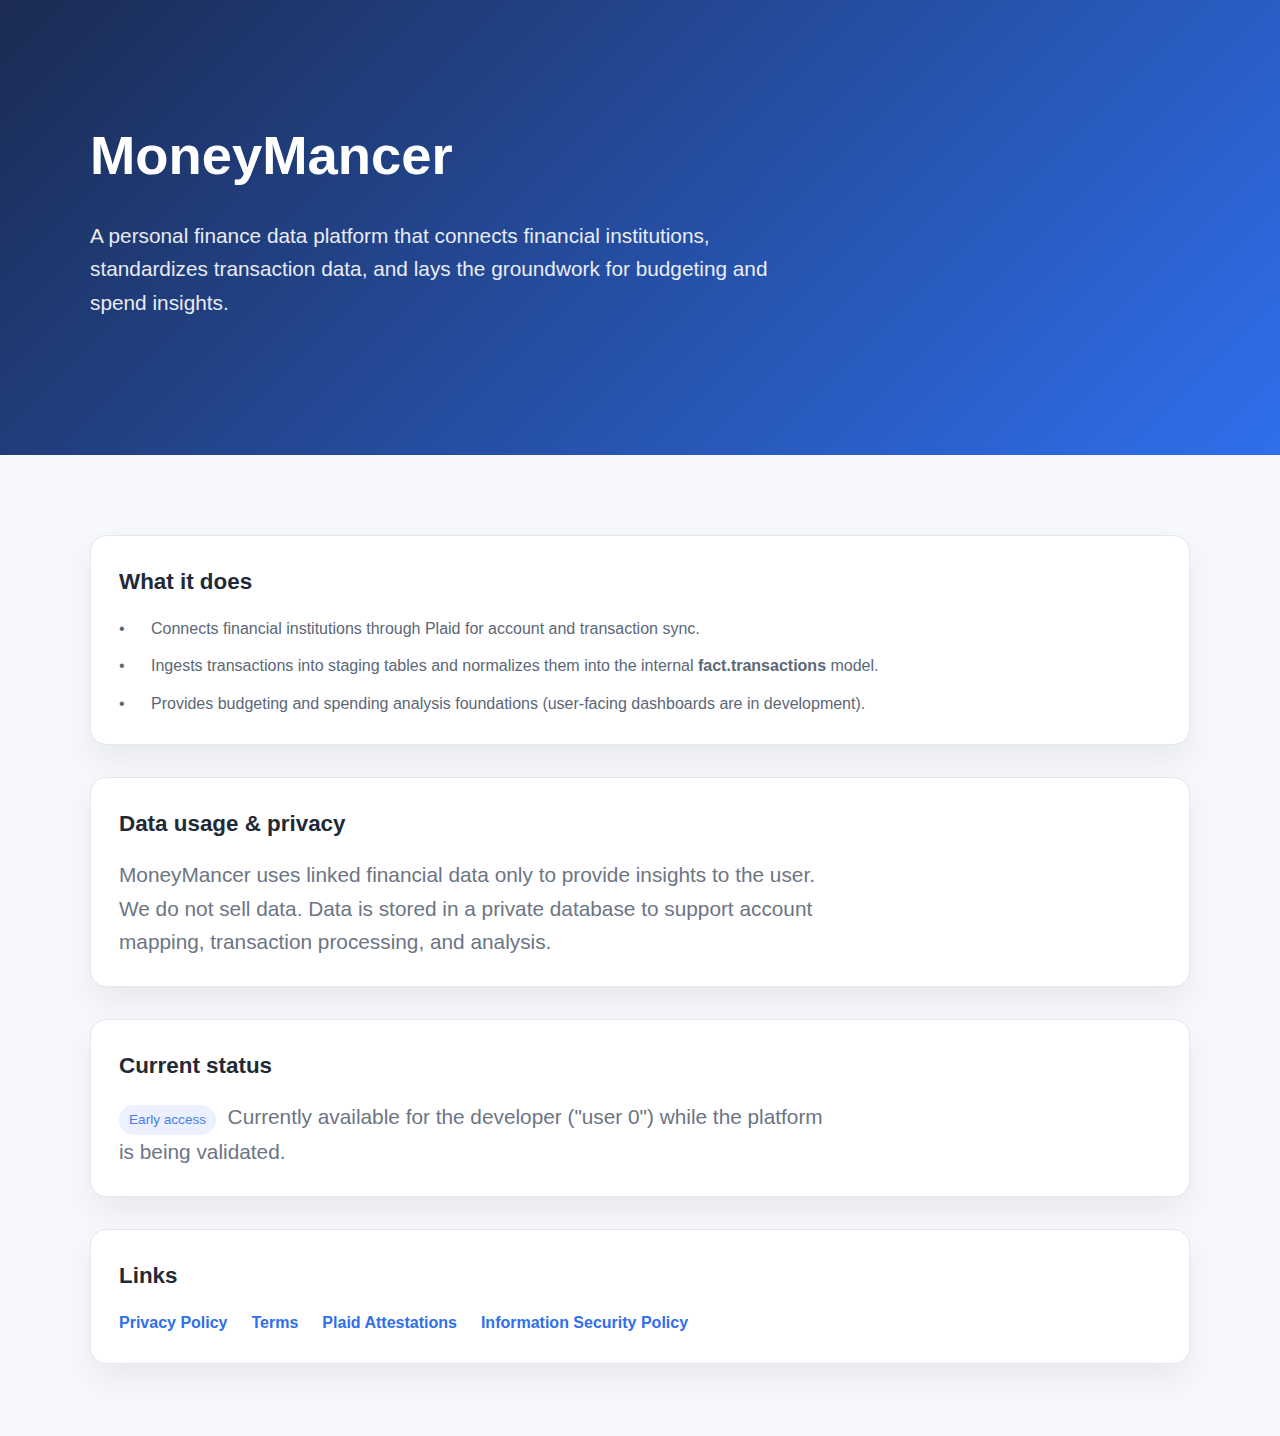
<file: index.html>
<!doctype html>
<html lang="en">
<head>
  <meta charset="utf-8">
  <meta name="viewport" content="width=device-width, initial-scale=1">
  <title>MoneyMancer</title>
  <meta name="description" content="MoneyMancer is a personal finance data platform that connects to financial institutions, normalizes transactions, and powers budgeting foundations.">
  <link rel="stylesheet" href="styles.css">
</head>
<body>
  <header>
    <div class="container">
      <h1>MoneyMancer</h1>
      <p class="tagline">
        A personal finance data platform that connects financial institutions, standardizes transaction data,
        and lays the groundwork for budgeting and spend insights.
      </p>
    </div>
  </header>

  <main class="container">
    <section aria-labelledby="what-it-does">
      <h2 id="what-it-does">What it does</h2>
      <ul class="list">
        <li>
          <span aria-hidden="true">•</span>
          <span>Connects financial institutions through Plaid for account and transaction sync.</span>
        </li>
        <li>
          <span aria-hidden="true">•</span>
          <span>Ingests transactions into staging tables and normalizes them into the internal <strong>fact.transactions</strong> model.</span>
        </li>
        <li>
          <span aria-hidden="true">•</span>
          <span>Provides budgeting and spending analysis foundations (user-facing dashboards are in development).</span>
        </li>
      </ul>
    </section>

    <section aria-labelledby="data-usage">
      <div class="grid">
        <div>
          <h2 id="data-usage">Data usage &amp; privacy</h2>
          <p class="tagline" style="color: var(--muted);">
            MoneyMancer uses linked financial data only to provide insights to the user. We do not sell data.
            Data is stored in a private database to support account mapping, transaction processing, and analysis.
          </p>
        </div>
      </div>
    </section>

    <section aria-labelledby="status">
      <h2 id="status">Current status</h2>
      <p class="tagline" style="color: var(--muted);">
        <span class="pill">Early access</span>
        &nbsp;Currently available for the developer ("user 0") while the platform is being validated.
      </p>
    </section>

    <section aria-labelledby="links">
      <h2 id="links">Links</h2>
      <div class="links">
        <a href="privacy.html">Privacy Policy</a>
        <a href="terms.html">Terms</a>
        <a href="plaid_attestations.html">Plaid Attestations</a>
        <a href="isp.html">Information Security Policy</a>
      </div>
    </section>
  </main>
</body>
</html>
</file>
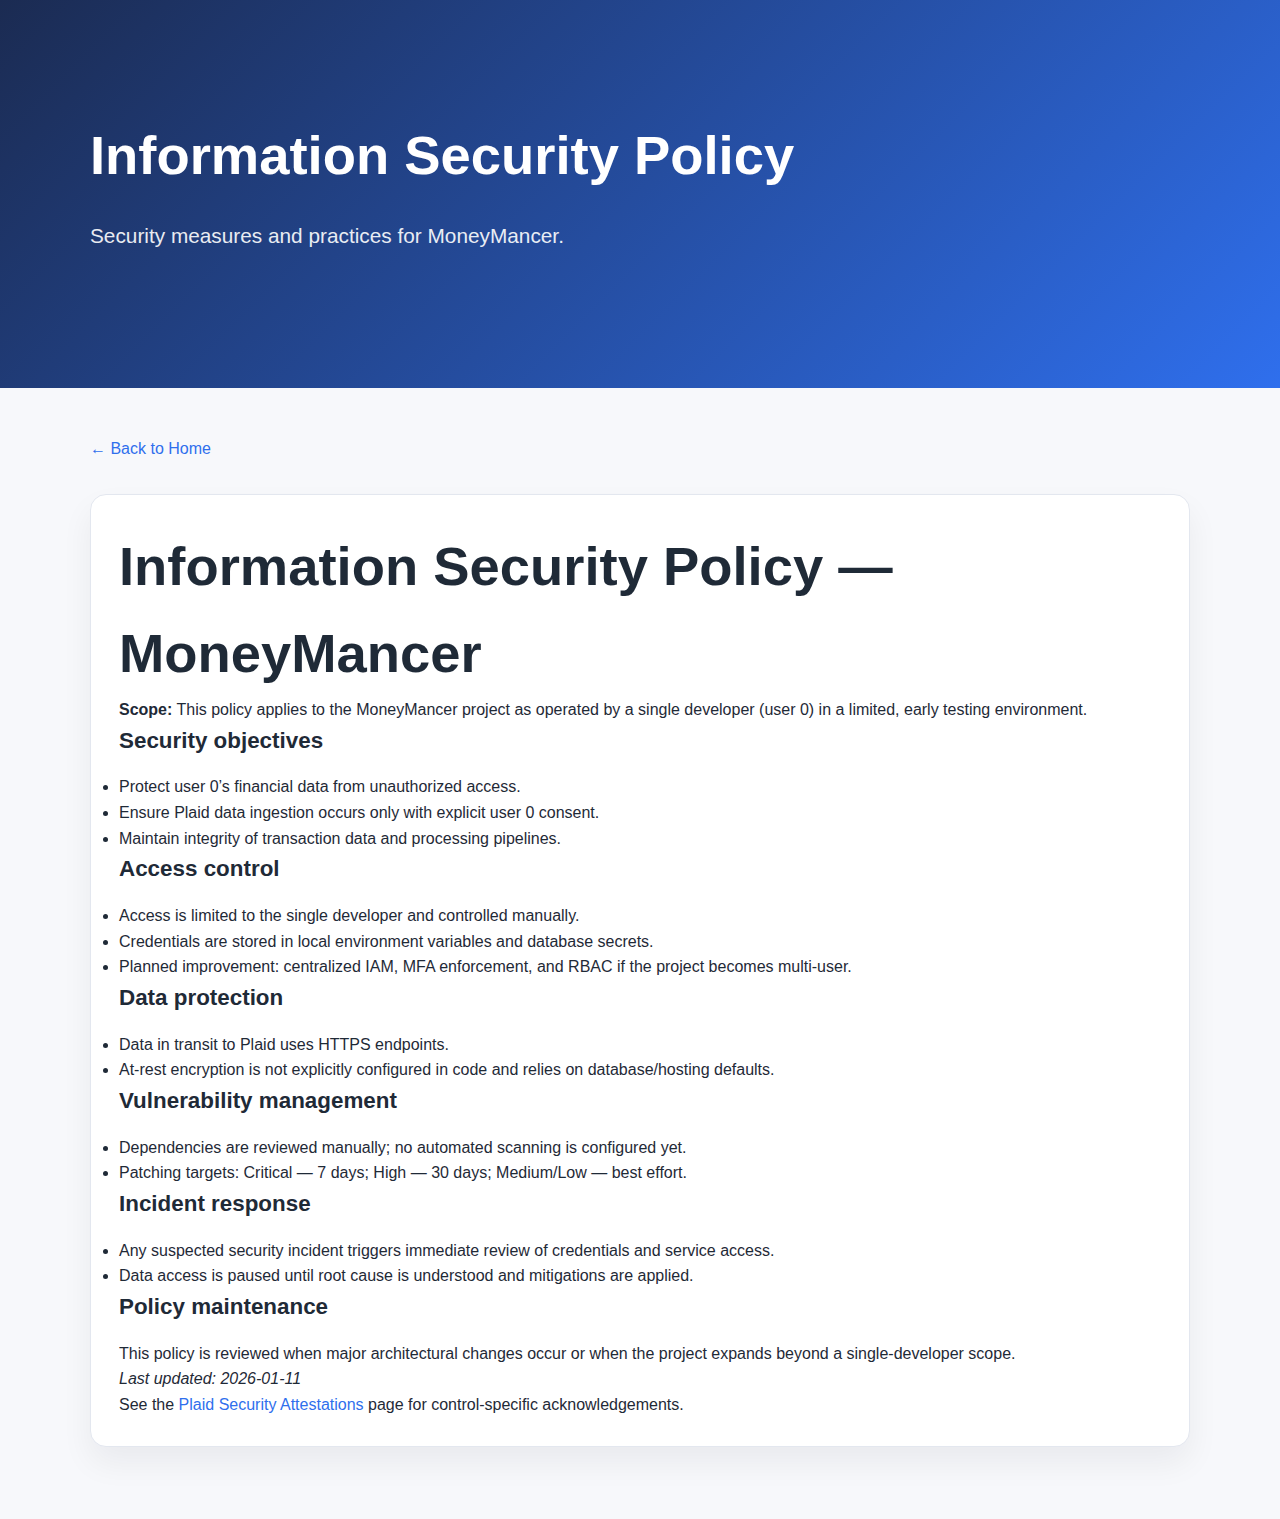
<file: isp.html>
<!doctype html>
<html lang="en">
<head>
  <meta charset="utf-8">
  <meta name="viewport" content="width=device-width, initial-scale=1">
  <title>Information Security Policy — MoneyMancer</title>
  <link rel="stylesheet" href="styles.css">
</head>
<body>
  <header>
    <div class="container">
      <h1>Information Security Policy</h1>
      <p class="tagline">Security measures and practices for MoneyMancer.</p>
    </div>
  </header>

  <main class="container">
    <p style="margin-bottom: 24px;"><a href="index.html">← Back to Home</a></p>

    <section>
      <h1>Information Security Policy — MoneyMancer</h1>
      <p><strong>Scope:</strong> This policy applies to the MoneyMancer project as operated by a single developer (user 0) in a limited, early testing environment.</p>
      <h2>Security objectives</h2>
      <ul>
        <li>Protect user 0’s financial data from unauthorized access.</li>
        <li>Ensure Plaid data ingestion occurs only with explicit user 0 consent.</li>
        <li>Maintain integrity of transaction data and processing pipelines.</li>
      </ul>
      <h2>Access control</h2>
      <ul>
        <li>Access is limited to the single developer and controlled manually.</li>
        <li>Credentials are stored in local environment variables and database secrets.</li>
        <li>Planned improvement: centralized IAM, MFA enforcement, and RBAC if the project becomes multi-user.</li>
      </ul>
      <h2>Data protection</h2>
      <ul>
        <li>Data in transit to Plaid uses HTTPS endpoints.</li>
        <li>At-rest encryption is not explicitly configured in code and relies on database/hosting defaults.</li>
      </ul>
      <h2>Vulnerability management</h2>
      <ul>
        <li>Dependencies are reviewed manually; no automated scanning is configured yet.</li>
        <li>Patching targets: Critical — 7 days; High — 30 days; Medium/Low — best effort.</li>
      </ul>
      <h2>Incident response</h2>
      <ul>
        <li>Any suspected security incident triggers immediate review of credentials and service access.</li>
        <li>Data access is paused until root cause is understood and mitigations are applied.</li>
      </ul>
      <h2>Policy maintenance</h2>
      <p>This policy is reviewed when major architectural changes occur or when the project expands beyond a single-developer scope.</p>
      <p><em>Last updated: 2026-01-11</em></p>
      <p>See the <a href="./plaid_attestations.html">Plaid Security Attestations</a> page for control-specific acknowledgements.</p>
    </section>
  </main>
</body>
</html>
</file>
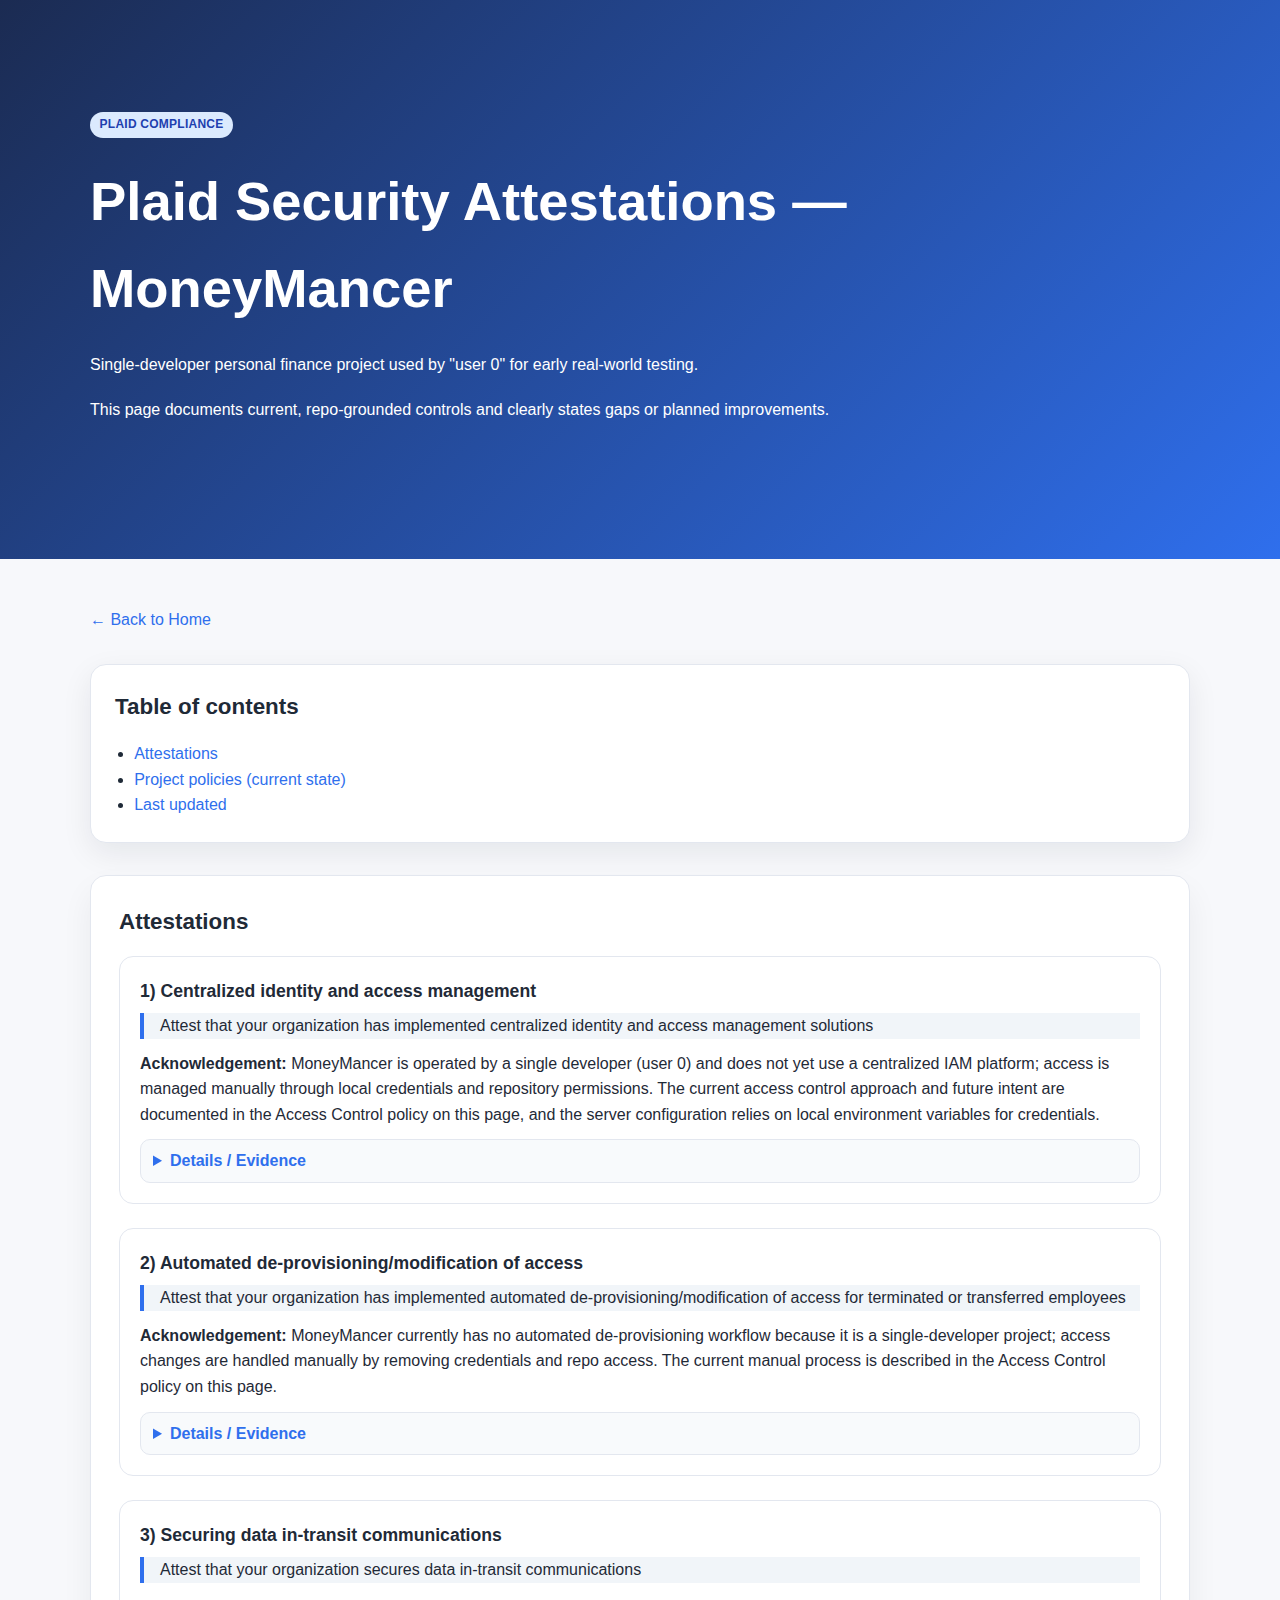
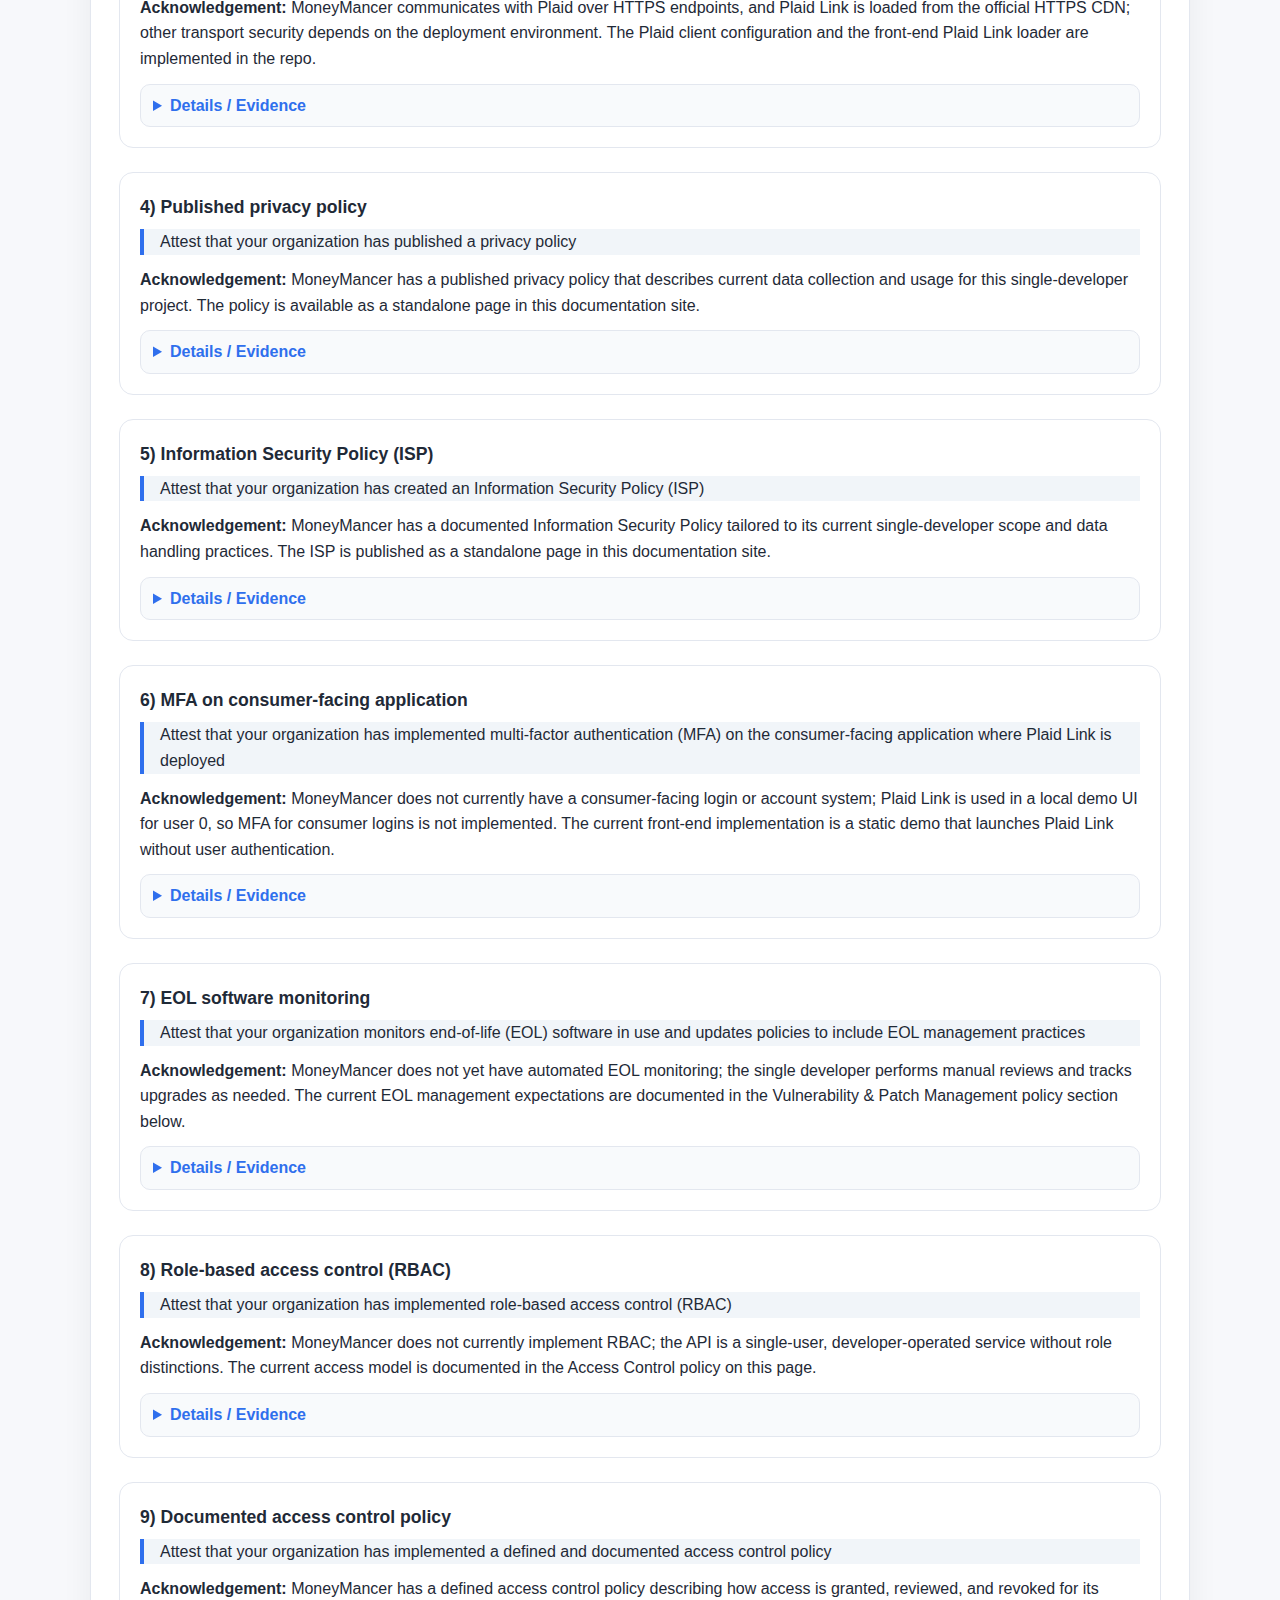
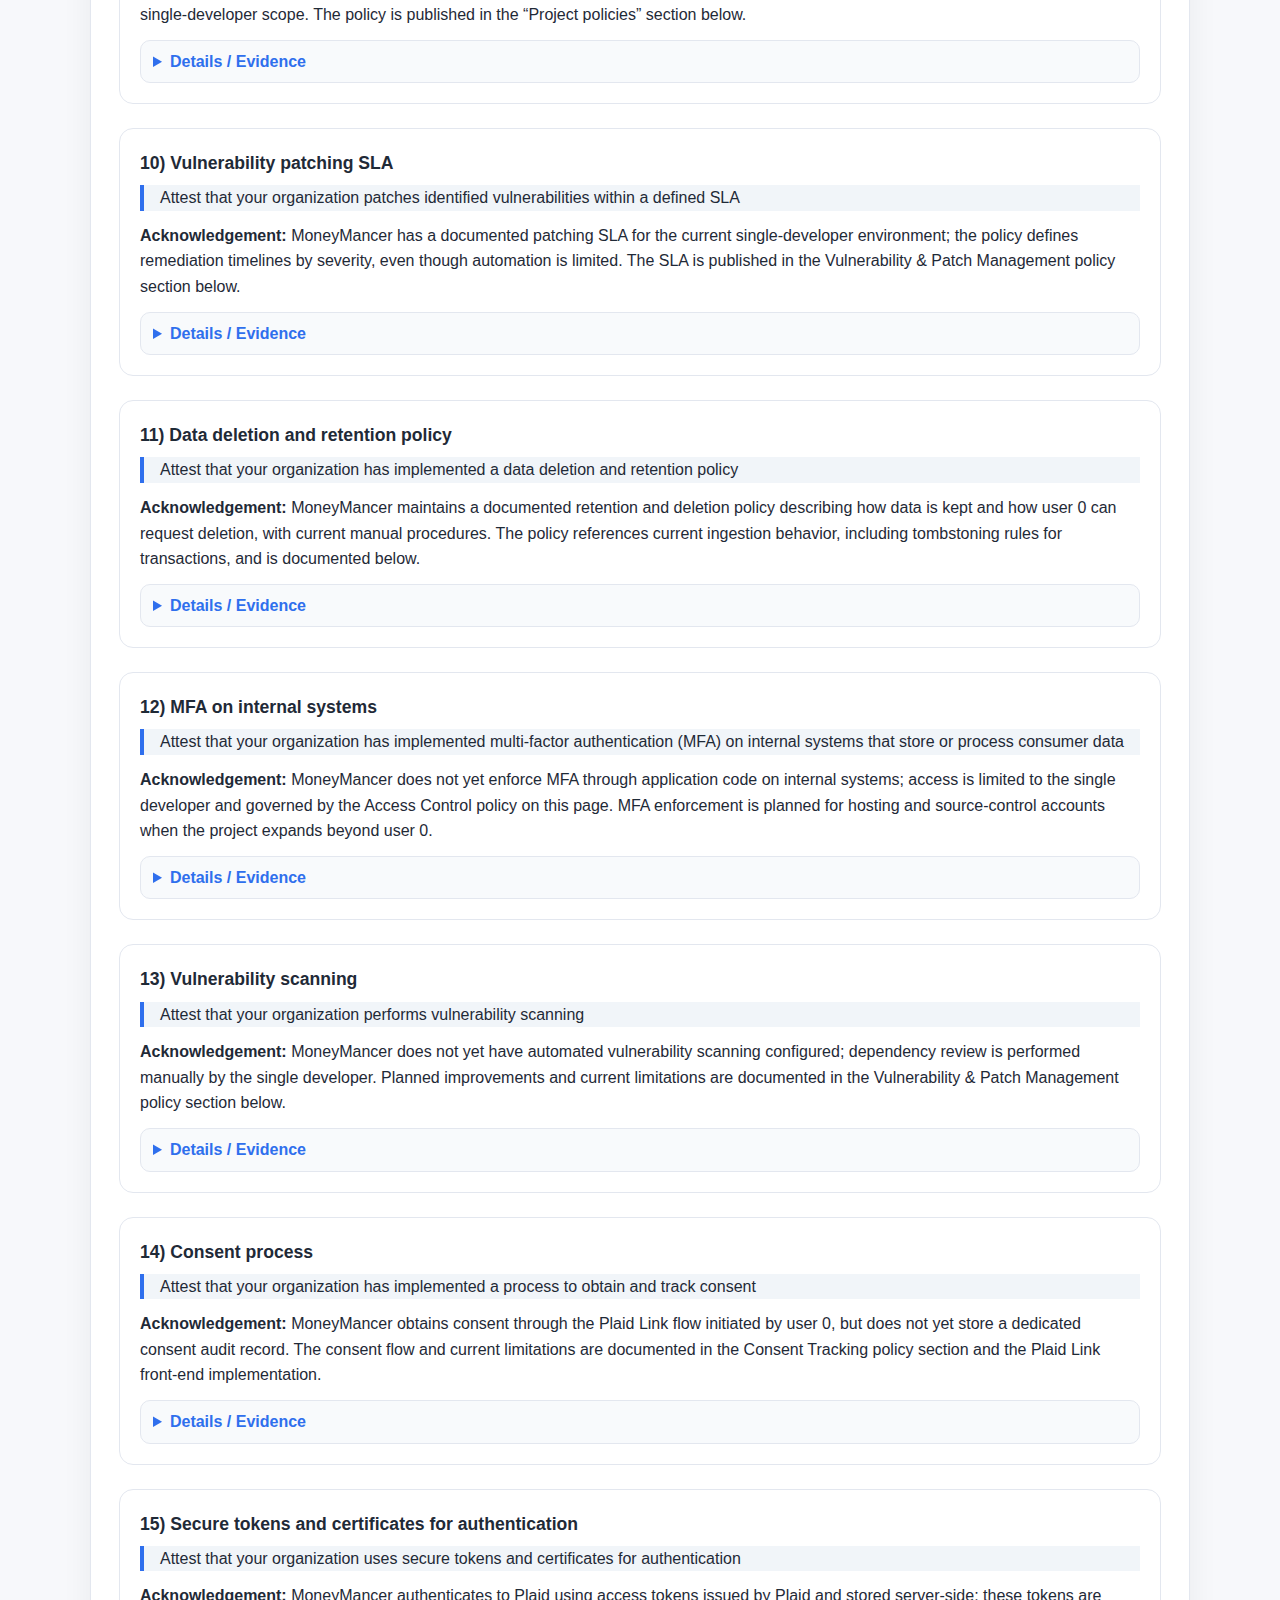
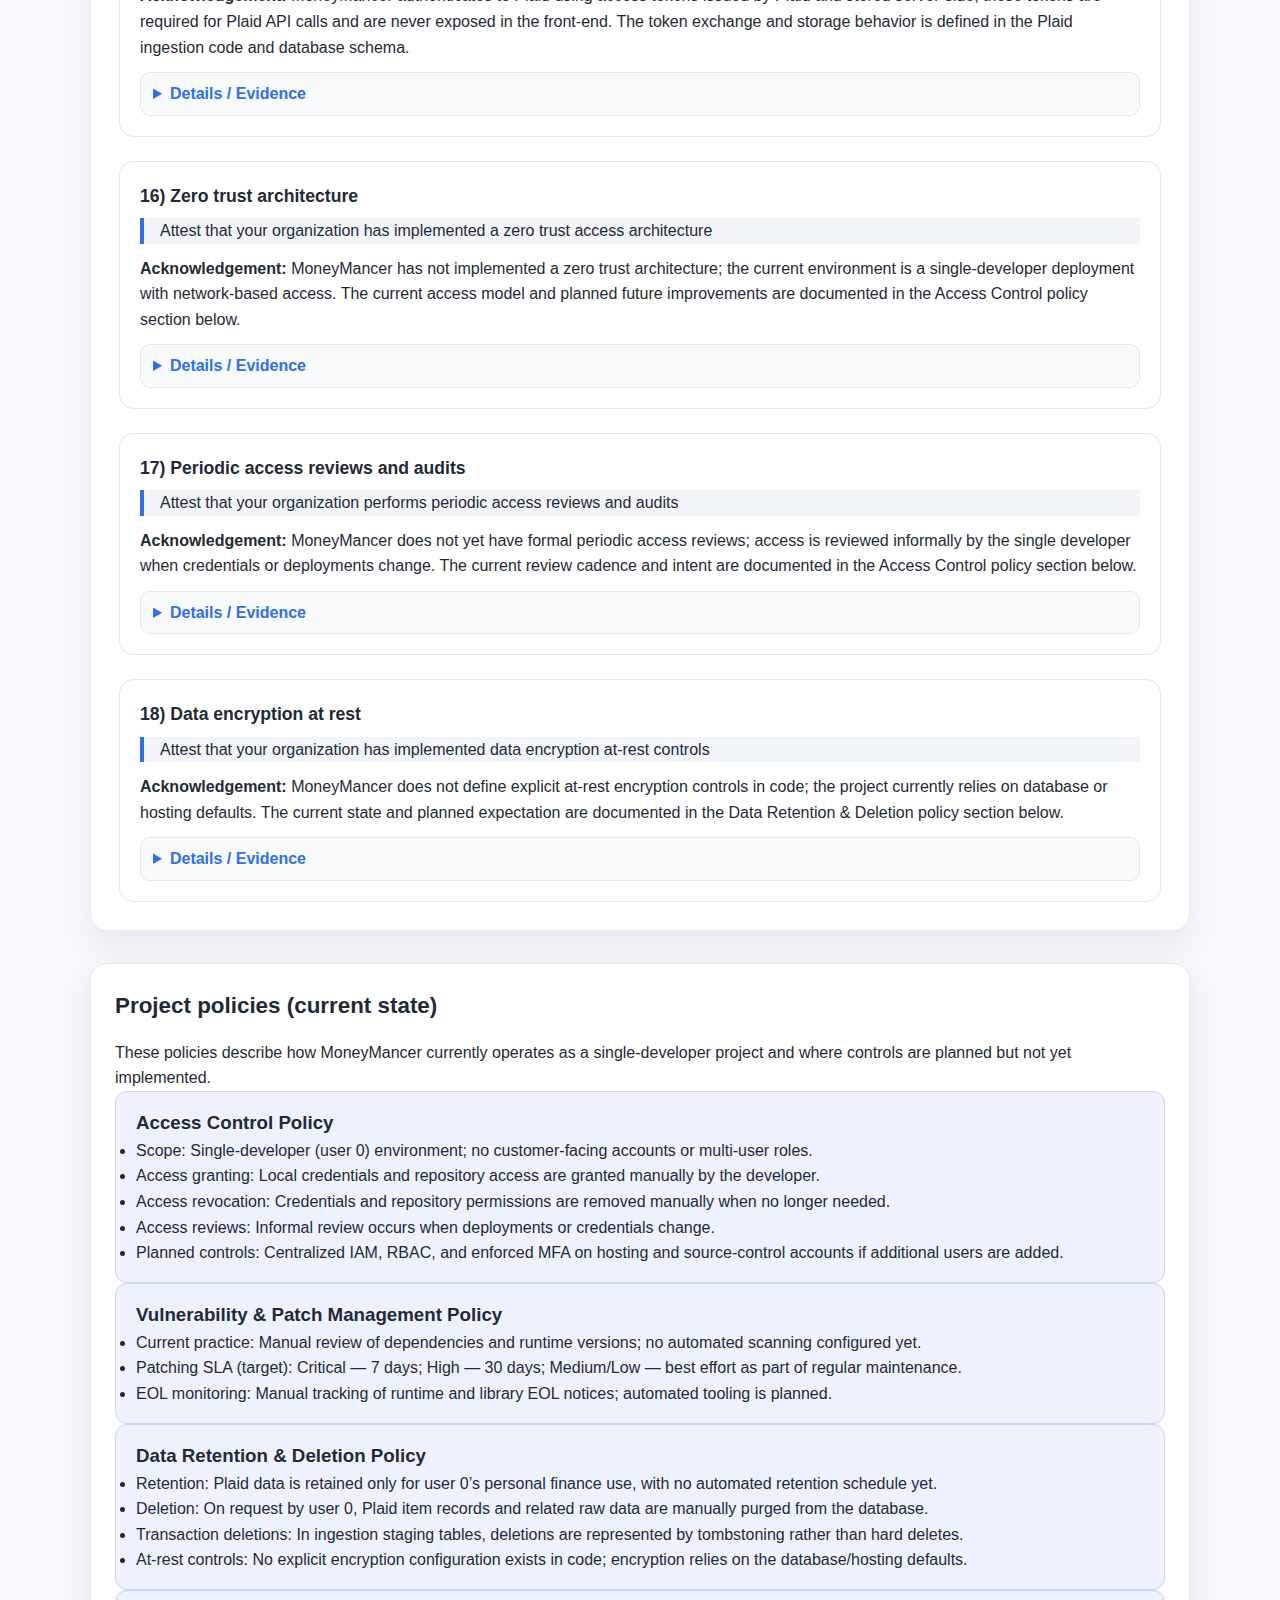
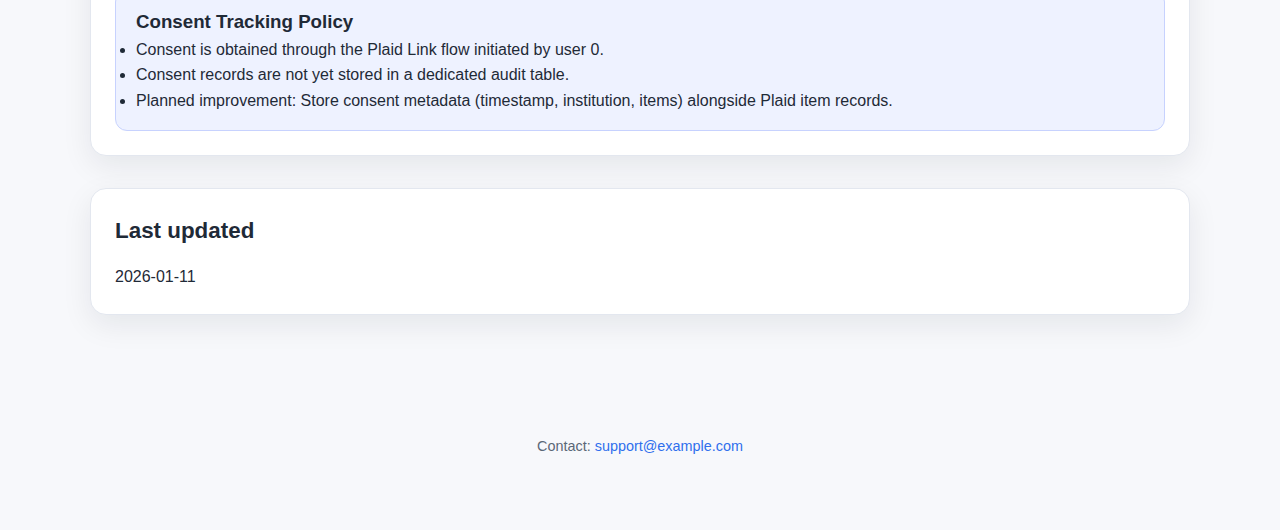
<file: plaid_attestations.html>
<!doctype html>
<html lang="en">
<head>
  <meta charset="utf-8">
  <meta name="viewport" content="width=device-width, initial-scale=1">
  <title>Plaid Security Attestations — MoneyMancer</title>
  <link rel="stylesheet" href="styles.css">
</head>
<body>
  <header>
    <div class="container">
      <div class="meta">
        <span class="tag">Plaid Compliance</span>
      </div>
      <h1>Plaid Security Attestations — MoneyMancer</h1>
      <p>Single-developer personal finance project used by "user 0" for early real-world testing.</p>
      <p>This page documents current, repo-grounded controls and clearly states gaps or planned improvements.</p>
    </div>
  </header>
  <main class="container">
    <p style="margin-bottom: 24px;"><a href="index.html">← Back to Home</a></p>

    <section class="card">
      <h2>Table of contents</h2>
      <nav aria-label="Table of contents">
        <ul>
          <li><a href="#attestations">Attestations</a></li>
          <li><a href="#policies">Project policies (current state)</a></li>
          <li><a href="#last-updated">Last updated</a></li>
        </ul>
      </nav>
    </section>

    <section id="attestations">
      <h2>Attestations</h2>

      <div class="attestation" id="attestation-1">
        <h3>1) Centralized identity and access management</h3>
        <blockquote>Attest that your organization has implemented centralized identity and access management solutions</blockquote>
        <p><strong>Acknowledgement:</strong> MoneyMancer is operated by a single developer (user 0) and does not yet use a centralized IAM platform; access is managed manually through local credentials and repository permissions. The current access control approach and future intent are documented in the Access Control policy on this page, and the server configuration relies on local environment variables for credentials.</p>
        <details>
          <summary>Details / Evidence</summary>
          <ul>
            <li><a href="#policy-access-control">Access Control policy (current state)</a></li>
            <li><a href="https://github.com/your-org/MoneyMancer-Server/blob/main/server/main.py">server/main.py (loads .env configuration and credentials)</a></li>
          </ul>
        </details>
      </div>

      <div class="attestation" id="attestation-2">
        <h3>2) Automated de-provisioning/modification of access</h3>
        <blockquote>Attest that your organization has implemented automated de-provisioning/modification of access for terminated or transferred employees</blockquote>
        <p><strong>Acknowledgement:</strong> MoneyMancer currently has no automated de-provisioning workflow because it is a single-developer project; access changes are handled manually by removing credentials and repo access. The current manual process is described in the Access Control policy on this page.</p>
        <details>
          <summary>Details / Evidence</summary>
          <ul>
            <li><a href="#policy-access-control">Access Control policy (manual de-provisioning)</a></li>
          </ul>
        </details>
      </div>

      <div class="attestation" id="attestation-3">
        <h3>3) Securing data in-transit communications</h3>
        <blockquote>Attest that your organization secures data in-transit communications</blockquote>
        <p><strong>Acknowledgement:</strong> MoneyMancer communicates with Plaid over HTTPS endpoints, and Plaid Link is loaded from the official HTTPS CDN; other transport security depends on the deployment environment. The Plaid client configuration and the front-end Plaid Link loader are implemented in the repo.</p>
        <details>
          <summary>Details / Evidence</summary>
          <ul>
            <li><a href="https://github.com/your-org/MoneyMancer-Server/blob/main/server/ingestion/plaid/plaid_client.py">server/ingestion/plaid/plaid_client.py (HTTPS Plaid hosts)</a></li>
            <li><a href="https://github.com/your-org/MoneyMancer-Server/blob/main/client/index.html">client/index.html (Plaid Link HTTPS script)</a></li>
          </ul>
        </details>
      </div>

      <div class="attestation" id="attestation-4">
        <h3>4) Published privacy policy</h3>
        <blockquote>Attest that your organization has published a privacy policy</blockquote>
        <p><strong>Acknowledgement:</strong> MoneyMancer has a published privacy policy that describes current data collection and usage for this single-developer project. The policy is available as a standalone page in this documentation site.</p>
        <details>
          <summary>Details / Evidence</summary>
          <ul>
            <li><a href="./privacy.html">Privacy Policy (docs/privacy.html)</a></li>
          </ul>
        </details>
      </div>

      <div class="attestation" id="attestation-5">
        <h3>5) Information Security Policy (ISP)</h3>
        <blockquote>Attest that your organization has created an Information Security Policy (ISP)</blockquote>
        <p><strong>Acknowledgement:</strong> MoneyMancer has a documented Information Security Policy tailored to its current single-developer scope and data handling practices. The ISP is published as a standalone page in this documentation site.</p>
        <details>
          <summary>Details / Evidence</summary>
          <ul>
            <li><a href="./isp.html">Information Security Policy (docs/isp.html)</a></li>
          </ul>
        </details>
      </div>

      <div class="attestation" id="attestation-6">
        <h3>6) MFA on consumer-facing application</h3>
        <blockquote>Attest that your organization has implemented multi-factor authentication (MFA) on the consumer-facing application where Plaid Link is deployed</blockquote>
        <p><strong>Acknowledgement:</strong> MoneyMancer does not currently have a consumer-facing login or account system; Plaid Link is used in a local demo UI for user 0, so MFA for consumer logins is not implemented. The current front-end implementation is a static demo that launches Plaid Link without user authentication.</p>
        <details>
          <summary>Details / Evidence</summary>
          <ul>
            <li><a href="https://github.com/your-org/MoneyMancer-Server/blob/main/client/index.html">client/index.html (Plaid Link demo UI)</a></li>
            <li><a href="https://github.com/your-org/MoneyMancer-Server/blob/main/client/main.js">client/main.js (Plaid Link initialization flow)</a></li>
          </ul>
        </details>
      </div>

      <div class="attestation" id="attestation-7">
        <h3>7) EOL software monitoring</h3>
        <blockquote>Attest that your organization monitors end-of-life (EOL) software in use and updates policies to include EOL management practices</blockquote>
        <p><strong>Acknowledgement:</strong> MoneyMancer does not yet have automated EOL monitoring; the single developer performs manual reviews and tracks upgrades as needed. The current EOL management expectations are documented in the Vulnerability &amp; Patch Management policy section below.</p>
        <details>
          <summary>Details / Evidence</summary>
          <ul>
            <li><a href="#policy-vuln-management">Vulnerability &amp; Patch Management policy (EOL tracking expectations)</a></li>
          </ul>
        </details>
      </div>

      <div class="attestation" id="attestation-8">
        <h3>8) Role-based access control (RBAC)</h3>
        <blockquote>Attest that your organization has implemented role-based access control (RBAC)</blockquote>
        <p><strong>Acknowledgement:</strong> MoneyMancer does not currently implement RBAC; the API is a single-user, developer-operated service without role distinctions. The current access model is documented in the Access Control policy on this page.</p>
        <details>
          <summary>Details / Evidence</summary>
          <ul>
            <li><a href="#policy-access-control">Access Control policy (no RBAC in current scope)</a></li>
            <li><a href="https://github.com/your-org/MoneyMancer-Server/blob/main/server/main.py">server/main.py (public API routes without auth roles)</a></li>
          </ul>
        </details>
      </div>

      <div class="attestation" id="attestation-9">
        <h3>9) Documented access control policy</h3>
        <blockquote>Attest that your organization has implemented a defined and documented access control policy</blockquote>
        <p><strong>Acknowledgement:</strong> MoneyMancer has a defined access control policy describing how access is granted, reviewed, and revoked for its single-developer scope. The policy is published in the “Project policies” section below.</p>
        <details>
          <summary>Details / Evidence</summary>
          <ul>
            <li><a href="#policy-access-control">Access Control policy (current state)</a></li>
          </ul>
        </details>
      </div>

      <div class="attestation" id="attestation-10">
        <h3>10) Vulnerability patching SLA</h3>
        <blockquote>Attest that your organization patches identified vulnerabilities within a defined SLA</blockquote>
        <p><strong>Acknowledgement:</strong> MoneyMancer has a documented patching SLA for the current single-developer environment; the policy defines remediation timelines by severity, even though automation is limited. The SLA is published in the Vulnerability &amp; Patch Management policy section below.</p>
        <details>
          <summary>Details / Evidence</summary>
          <ul>
            <li><a href="#policy-vuln-management">Vulnerability &amp; Patch Management policy (SLA)</a></li>
          </ul>
        </details>
      </div>

      <div class="attestation" id="attestation-11">
        <h3>11) Data deletion and retention policy</h3>
        <blockquote>Attest that your organization has implemented a data deletion and retention policy</blockquote>
        <p><strong>Acknowledgement:</strong> MoneyMancer maintains a documented retention and deletion policy describing how data is kept and how user 0 can request deletion, with current manual procedures. The policy references current ingestion behavior, including tombstoning rules for transactions, and is documented below.</p>
        <details>
          <summary>Details / Evidence</summary>
          <ul>
            <li><a href="#policy-retention">Data Retention &amp; Deletion policy (current state)</a></li>
            <li><a href="https://github.com/your-org/MoneyMancer-Server/blob/main/documentation/ingestion/ingestion_contract.md">documentation/ingestion/ingestion_contract.md (tombstoning instead of deletion)</a></li>
          </ul>
        </details>
      </div>

      <div class="attestation" id="attestation-12">
        <h3>12) MFA on internal systems</h3>
        <blockquote>Attest that your organization has implemented multi-factor authentication (MFA) on internal systems that store or process consumer data</blockquote>
        <p><strong>Acknowledgement:</strong> MoneyMancer does not yet enforce MFA through application code on internal systems; access is limited to the single developer and governed by the Access Control policy on this page. MFA enforcement is planned for hosting and source-control accounts when the project expands beyond user 0.</p>
        <details>
          <summary>Details / Evidence</summary>
          <ul>
            <li><a href="#policy-access-control">Access Control policy (current state and MFA intent)</a></li>
          </ul>
        </details>
      </div>

      <div class="attestation" id="attestation-13">
        <h3>13) Vulnerability scanning</h3>
        <blockquote>Attest that your organization performs vulnerability scanning</blockquote>
        <p><strong>Acknowledgement:</strong> MoneyMancer does not yet have automated vulnerability scanning configured; dependency review is performed manually by the single developer. Planned improvements and current limitations are documented in the Vulnerability &amp; Patch Management policy section below.</p>
        <details>
          <summary>Details / Evidence</summary>
          <ul>
            <li><a href="#policy-vuln-management">Vulnerability &amp; Patch Management policy (current state)</a></li>
          </ul>
        </details>
      </div>

      <div class="attestation" id="attestation-14">
        <h3>14) Consent process</h3>
        <blockquote>Attest that your organization has implemented a process to obtain and track consent</blockquote>
        <p><strong>Acknowledgement:</strong> MoneyMancer obtains consent through the Plaid Link flow initiated by user 0, but does not yet store a dedicated consent audit record. The consent flow and current limitations are documented in the Consent Tracking policy section and the Plaid Link front-end implementation.</p>
        <details>
          <summary>Details / Evidence</summary>
          <ul>
            <li><a href="#policy-consent">Consent Tracking policy (current state)</a></li>
            <li><a href="https://github.com/your-org/MoneyMancer-Server/blob/main/client/index.html">client/index.html (Plaid Link UI)</a></li>
            <li><a href="https://github.com/your-org/MoneyMancer-Server/blob/main/client/main.js">client/main.js (Plaid Link onSuccess flow)</a></li>
          </ul>
        </details>
      </div>

      <div class="attestation" id="attestation-15">
        <h3>15) Secure tokens and certificates for authentication</h3>
        <blockquote>Attest that your organization uses secure tokens and certificates for authentication</blockquote>
        <p><strong>Acknowledgement:</strong> MoneyMancer authenticates to Plaid using access tokens issued by Plaid and stored server-side; these tokens are required for Plaid API calls and are never exposed in the front-end. The token exchange and storage behavior is defined in the Plaid ingestion code and database schema.</p>
        <details>
          <summary>Details / Evidence</summary>
          <ul>
            <li><a href="https://github.com/your-org/MoneyMancer-Server/blob/main/server/ingestion/plaid/token_exchange.py">server/ingestion/plaid/token_exchange.py (access token exchange)</a></li>
            <li><a href="https://github.com/your-org/MoneyMancer-Server/blob/main/server/db/migrations/01.00.00/07_init_plaid/01_init_plaid_schema.sql">server/db/migrations/.../01_init_plaid_schema.sql (plaid_items access_token column)</a></li>
          </ul>
        </details>
      </div>

      <div class="attestation" id="attestation-16">
        <h3>16) Zero trust architecture</h3>
        <blockquote>Attest that your organization has implemented a zero trust access architecture</blockquote>
        <p><strong>Acknowledgement:</strong> MoneyMancer has not implemented a zero trust architecture; the current environment is a single-developer deployment with network-based access. The current access model and planned future improvements are documented in the Access Control policy section below.</p>
        <details>
          <summary>Details / Evidence</summary>
          <ul>
            <li><a href="#policy-access-control">Access Control policy (current state)</a></li>
          </ul>
        </details>
      </div>

      <div class="attestation" id="attestation-17">
        <h3>17) Periodic access reviews and audits</h3>
        <blockquote>Attest that your organization performs periodic access reviews and audits</blockquote>
        <p><strong>Acknowledgement:</strong> MoneyMancer does not yet have formal periodic access reviews; access is reviewed informally by the single developer when credentials or deployments change. The current review cadence and intent are documented in the Access Control policy section below.</p>
        <details>
          <summary>Details / Evidence</summary>
          <ul>
            <li><a href="#policy-access-control">Access Control policy (current state)</a></li>
          </ul>
        </details>
      </div>

      <div class="attestation" id="attestation-18">
        <h3>18) Data encryption at rest</h3>
        <blockquote>Attest that your organization has implemented data encryption at-rest controls</blockquote>
        <p><strong>Acknowledgement:</strong> MoneyMancer does not define explicit at-rest encryption controls in code; the project currently relies on database or hosting defaults. The current state and planned expectation are documented in the Data Retention &amp; Deletion policy section below.</p>
        <details>
          <summary>Details / Evidence</summary>
          <ul>
            <li><a href="#policy-retention">Data Retention &amp; Deletion policy (current state)</a></li>
          </ul>
        </details>
      </div>
    </section>

    <section id="policies" class="card">
      <h2>Project policies (current state)</h2>
      <p>These policies describe how MoneyMancer currently operates as a single-developer project and where controls are planned but not yet implemented.</p>

      <div class="policy" id="policy-access-control">
        <h3>Access Control Policy</h3>
        <ul>
          <li>Scope: Single-developer (user 0) environment; no customer-facing accounts or multi-user roles.</li>
          <li>Access granting: Local credentials and repository access are granted manually by the developer.</li>
          <li>Access revocation: Credentials and repository permissions are removed manually when no longer needed.</li>
          <li>Access reviews: Informal review occurs when deployments or credentials change.</li>
          <li>Planned controls: Centralized IAM, RBAC, and enforced MFA on hosting and source-control accounts if additional users are added.</li>
        </ul>
      </div>

      <div class="policy" id="policy-vuln-management">
        <h3>Vulnerability &amp; Patch Management Policy</h3>
        <ul>
          <li>Current practice: Manual review of dependencies and runtime versions; no automated scanning configured yet.</li>
          <li>Patching SLA (target): Critical — 7 days; High — 30 days; Medium/Low — best effort as part of regular maintenance.</li>
          <li>EOL monitoring: Manual tracking of runtime and library EOL notices; automated tooling is planned.</li>
        </ul>
      </div>

      <div class="policy" id="policy-retention">
        <h3>Data Retention &amp; Deletion Policy</h3>
        <ul>
          <li>Retention: Plaid data is retained only for user 0’s personal finance use, with no automated retention schedule yet.</li>
          <li>Deletion: On request by user 0, Plaid item records and related raw data are manually purged from the database.</li>
          <li>Transaction deletions: In ingestion staging tables, deletions are represented by tombstoning rather than hard deletes.</li>
          <li>At-rest controls: No explicit encryption configuration exists in code; encryption relies on the database/hosting defaults.</li>
        </ul>
      </div>

      <div class="policy" id="policy-consent">
        <h3>Consent Tracking Policy</h3>
        <ul>
          <li>Consent is obtained through the Plaid Link flow initiated by user 0.</li>
          <li>Consent records are not yet stored in a dedicated audit table.</li>
          <li>Planned improvement: Store consent metadata (timestamp, institution, items) alongside Plaid item records.</li>
        </ul>
      </div>
    </section>

    <section id="last-updated" class="card">
      <h2>Last updated</h2>
      <p>2026-01-11</p>
    </section>
  </main>

  <footer class="container">
    <p>Contact: <a href="mailto:support@example.com">support@example.com</a></p>
  </footer>
</body>
</html>
</file>
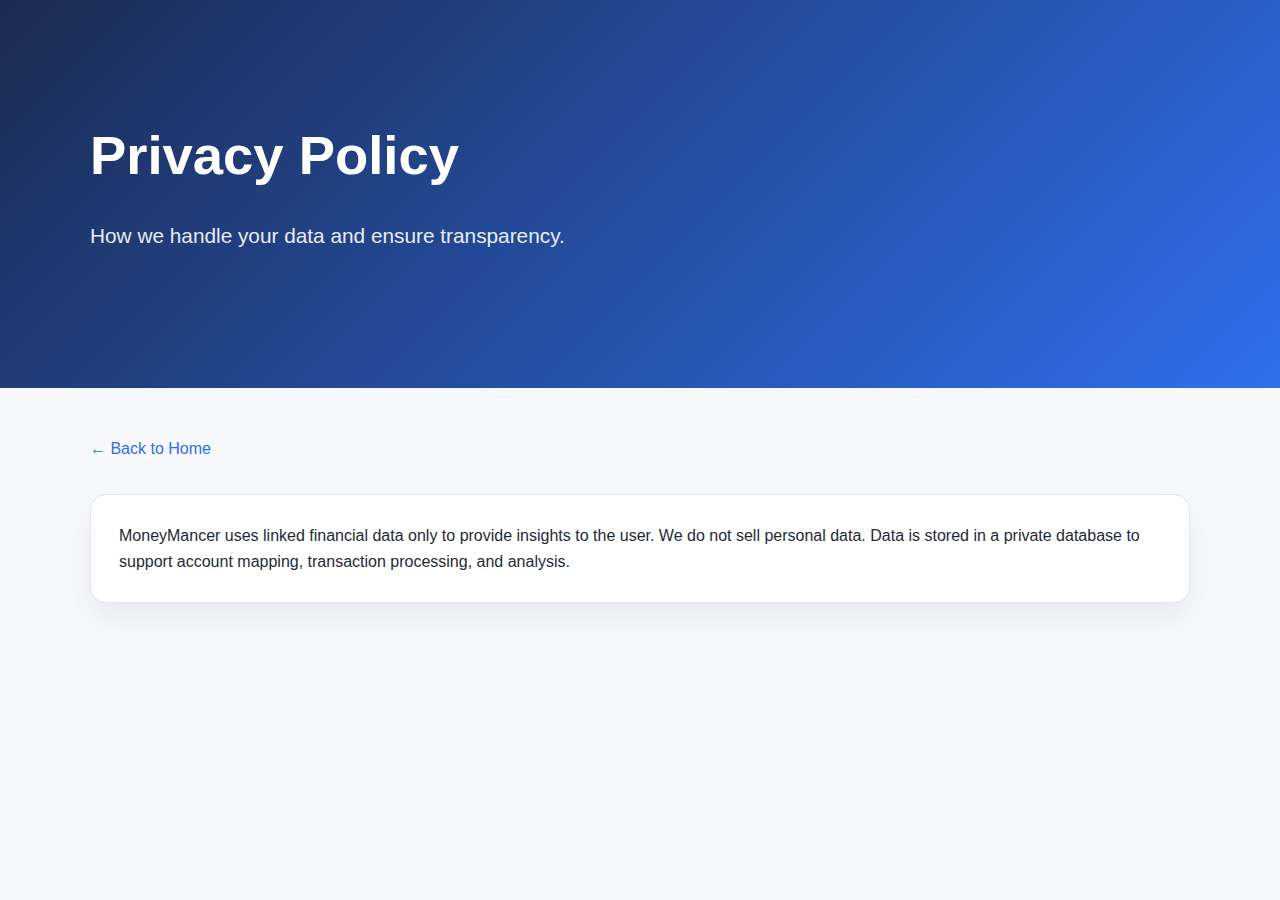
<file: privacy.html>
<!doctype html>
<html lang="en">
<head>
  <meta charset="utf-8">
  <meta name="viewport" content="width=device-width, initial-scale=1">
  <title>MoneyMancer | Privacy Policy</title>
  <meta name="description" content="MoneyMancer privacy policy.">
  <link rel="stylesheet" href="styles.css">
</head>
<body>
  <header>
    <div class="container">
      <h1>Privacy Policy</h1>
      <p class="tagline">How we handle your data and ensure transparency.</p>
    </div>
  </header>

  <main class="container">
    <p style="margin-bottom: 24px;"><a href="index.html">← Back to Home</a></p>

    <section>
      <p>
        MoneyMancer uses linked financial data only to provide insights to the user. We do not sell personal
        data. Data is stored in a private database to support account mapping, transaction processing, and
        analysis.
      </p>
    </section>
  </main>
</body>
</html>
</file>
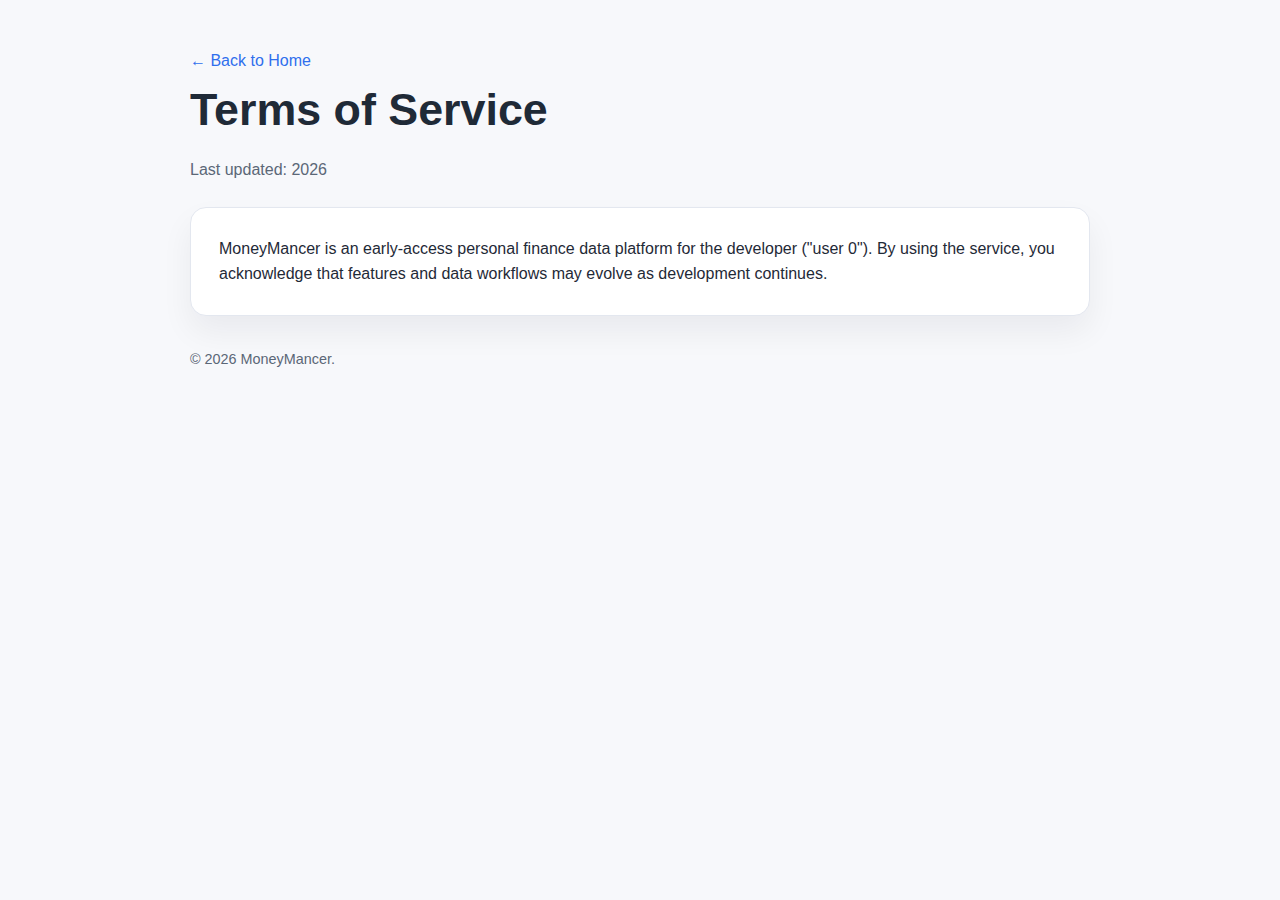
<file: terms.html>
<!doctype html>
<html lang="en">
<head>
  <meta charset="utf-8">
  <meta name="viewport" content="width=device-width, initial-scale=1">
  <title>MoneyMancer | Terms of Service</title>
  <meta name="description" content="MoneyMancer terms of service.">
  <style>
    :root {
      --bg: #f7f8fb;
      --card: #ffffff;
      --text: #1f2a37;
      --muted: #5b6777;
      --accent: #2f6fed;
      --border: #e3e7ef;
    }

    * {
      box-sizing: border-box;
      margin: 0;
      padding: 0;
    }

    body {
      font-family: -apple-system, BlinkMacSystemFont, "Segoe UI", Roboto, Oxygen,
        Ubuntu, Cantarell, "Helvetica Neue", sans-serif;
      background: var(--bg);
      color: var(--text);
      line-height: 1.6;
    }

    a {
      color: var(--accent);
      text-decoration: none;
    }

    a:hover {
      text-decoration: underline;
    }

    .container {
      width: min(900px, 92%);
      margin: 0 auto;
      padding: 48px 0 72px;
    }

    header {
      margin-bottom: 24px;
    }

    h1 {
      font-size: clamp(2rem, 4vw, 2.8rem);
      margin-bottom: 12px;
    }

    section {
      background: var(--card);
      border: 1px solid var(--border);
      border-radius: 16px;
      padding: 28px;
      box-shadow: 0 16px 32px rgba(15, 23, 42, 0.06);
    }

    footer {
      margin-top: 32px;
      color: var(--muted);
      font-size: 0.9rem;
    }
  </style>
</head>
<body>
  <main class="container">
    <header>
      <a href="index.html">← Back to Home</a>
      <h1>Terms of Service</h1>
      <p style="color: var(--muted);">Last updated: 2026</p>
    </header>

    <section>
      <p>
        MoneyMancer is an early-access personal finance data platform for the developer ("user 0"). By using
        the service, you acknowledge that features and data workflows may evolve as development continues.
      </p>
    </section>

    <footer>
      © 2026 MoneyMancer.
    </footer>
  </main>
</body>
</html>
</file>
<file: styles.css>
:root {
  color-scheme: light;
  --bg: #f7f8fb;
  --card: #ffffff;
  --text: #1f2a37;
  --muted: #5b6777;
  --accent: #2f6fed;
  --border: #e3e7ef;
}

* {
  box-sizing: border-box;
  margin: 0;
  padding: 0;
}

body {
  font-family: -apple-system, BlinkMacSystemFont, "Segoe UI", Roboto, Oxygen,
    Ubuntu, Cantarell, "Helvetica Neue", sans-serif;
  background: var(--bg);
  color: var(--text);
  line-height: 1.6;
}

a {
  color: var(--accent);
  text-decoration: none;
}

a:hover {
  text-decoration: underline;
}

.container {
  width: min(1100px, 92%);
  margin: 0 auto;
  padding: 48px 0 72px;
}

header {
  background: linear-gradient(135deg, #1b2b52, #2f6fed);
  color: #ffffff;
  padding: 64px 0;
}

header .container {
  display: grid;
  gap: 20px;
}

.eyebrow {
  text-transform: uppercase;
  letter-spacing: 0.12em;
  font-size: 0.75rem;
  opacity: 0.8;
}

h1 {
  font-size: clamp(2.2rem, 5vw, 3.4rem);
  font-weight: 700;
}

.tagline {
  font-size: clamp(1rem, 2.4vw, 1.3rem);
  max-width: 720px;
  opacity: 0.9;
}

main {
  padding-top: 32px;
}

section {
  margin-top: 32px;
  background: var(--card);
  border: 1px solid var(--border);
  border-radius: 16px;
  padding: 28px;
  box-shadow: 0 16px 32px rgba(15, 23, 42, 0.06);
}

section h2 {
  font-size: 1.4rem;
  margin-bottom: 16px;
}

.grid {
  display: grid;
  gap: 20px;
}

.list {
  list-style: none;
  display: grid;
  gap: 12px;
}

.list li {
  display: grid;
  grid-template-columns: 20px 1fr;
  gap: 12px;
  align-items: start;
  color: var(--muted);
}

.pill {
  display: inline-block;
  background: rgba(47, 111, 237, 0.1);
  color: var(--accent);
  padding: 4px 10px;
  border-radius: 999px;
  font-size: 0.85rem;
}

.links {
  display: flex;
  flex-wrap: wrap;
  gap: 16px 24px;
  font-weight: 600;
}

footer {
  margin-top: 48px;
  text-align: center;
  color: var(--muted);
  font-size: 0.9rem;
}

.card {
  background: var(--card);
  border: 1px solid var(--border);
  border-radius: 16px;
  padding: 1.5rem;
  box-shadow: 0 10px 30px rgba(15, 23, 42, 0.08);
}

.meta {
  display: flex;
  flex-wrap: wrap;
  gap: 1rem;
  font-size: 0.95rem;
  color: var(--muted);
}

nav ul {
  padding-left: 1.2rem;
  margin: 0.75rem 0 0;
}

.attestation {
  border: 1px solid var(--border);
  border-radius: 14px;
  padding: 1.25rem;
  background: #fff;
}

.attestation + .attestation {
  margin-top: 1.5rem;
}

.attestation h3 {
  margin: 0 0 0.5rem;
  font-size: 1.1rem;
}

.attestation blockquote {
  margin: 0 0 0.75rem;
  padding-left: 1rem;
  border-left: 4px solid var(--accent);
  color: var(--text);
  background: #f1f5f9;
}

.attestation p {
  margin: 0.5rem 0;
}

details {
  margin-top: 0.75rem;
  padding: 0.5rem 0.75rem;
  background: #f8fafc;
  border-radius: 10px;
  border: 1px solid var(--border);
}

summary {
  cursor: pointer;
  font-weight: 600;
  color: var(--accent);
}

.policy {
  background: #eef2ff;
  border-radius: 12px;
  padding: 1rem 1.25rem;
  border: 1px solid #c7d2fe;
}

.tag {
  display: inline-block;
  background: #dbeafe;
  color: #1e40af;
  padding: 0.2rem 0.6rem;
  border-radius: 999px;
  font-size: 0.75rem;
  font-weight: 600;
  letter-spacing: 0.02em;
  text-transform: uppercase;
}

@media (max-width: 720px) {
  header {
    padding: 48px 0;
  }

  section {
    padding: 22px;
  }

  .list li {
    grid-template-columns: 16px 1fr;
  }
}
</file>
